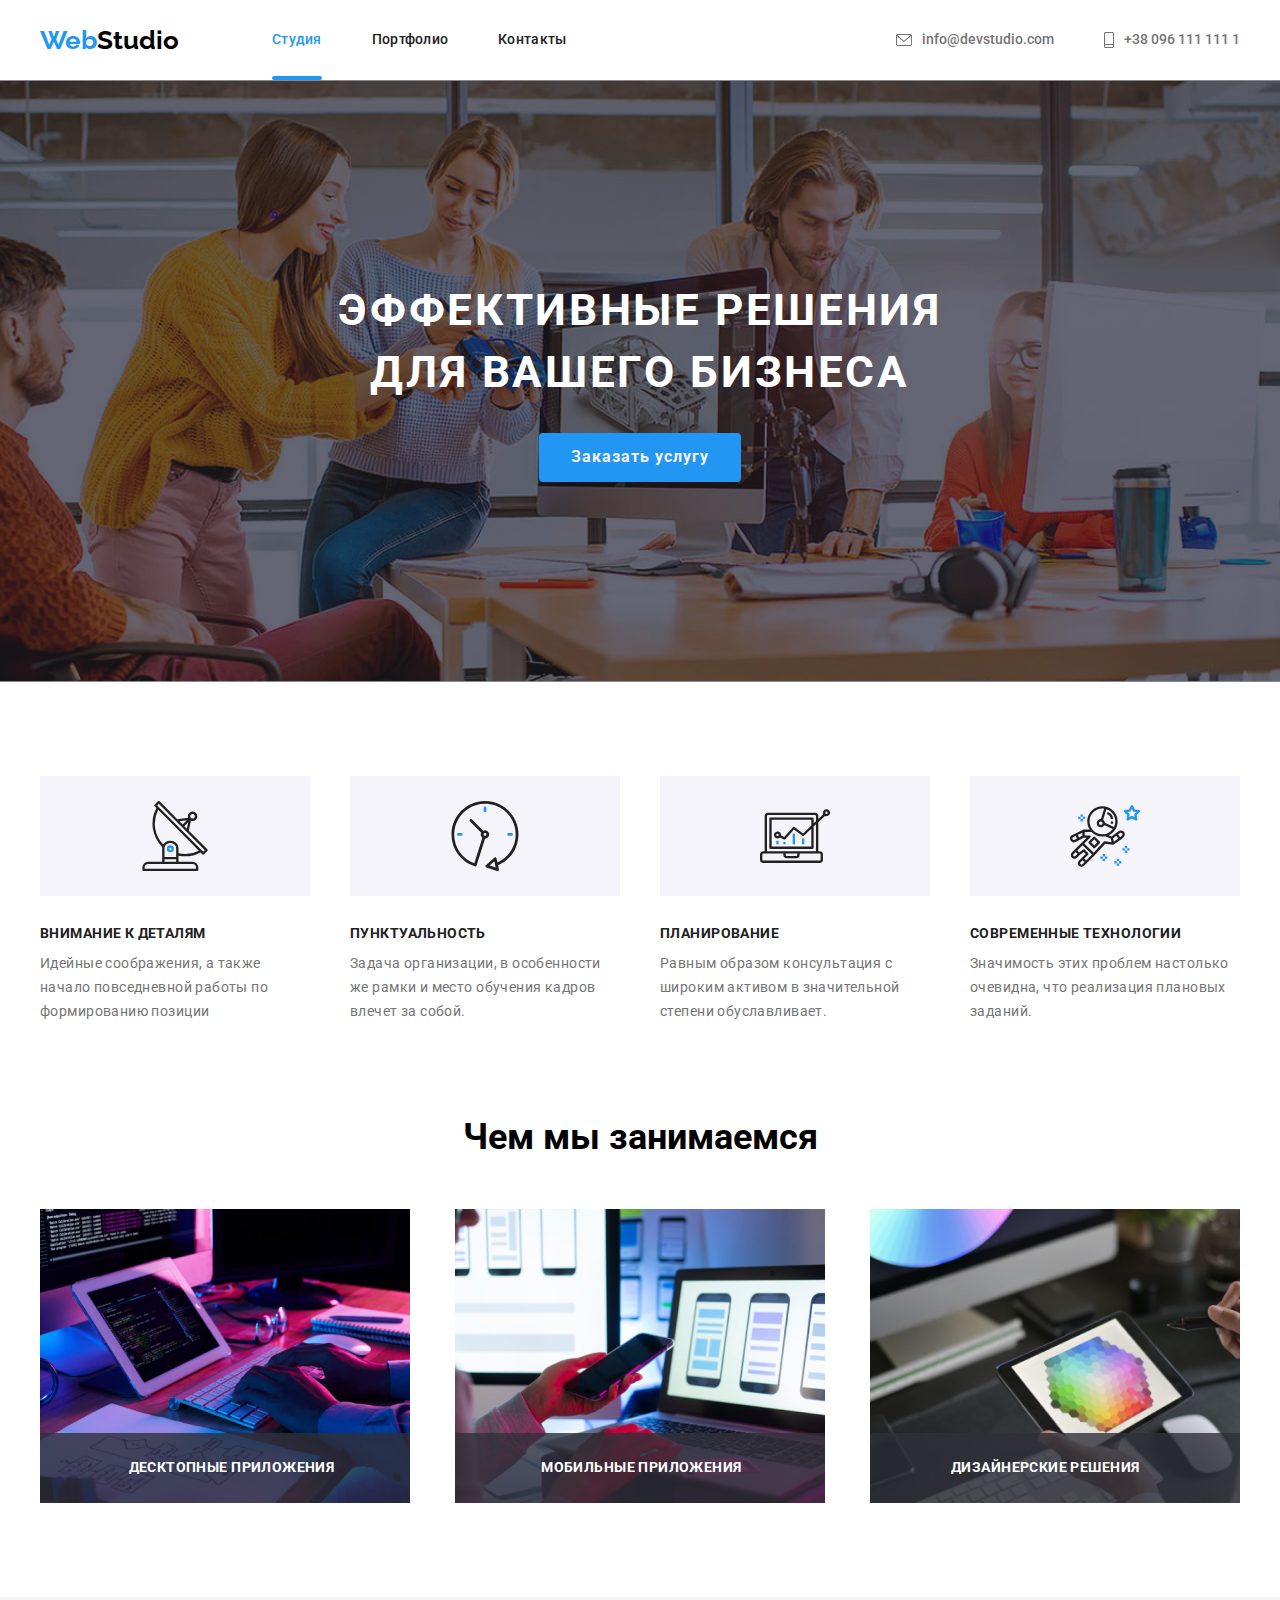
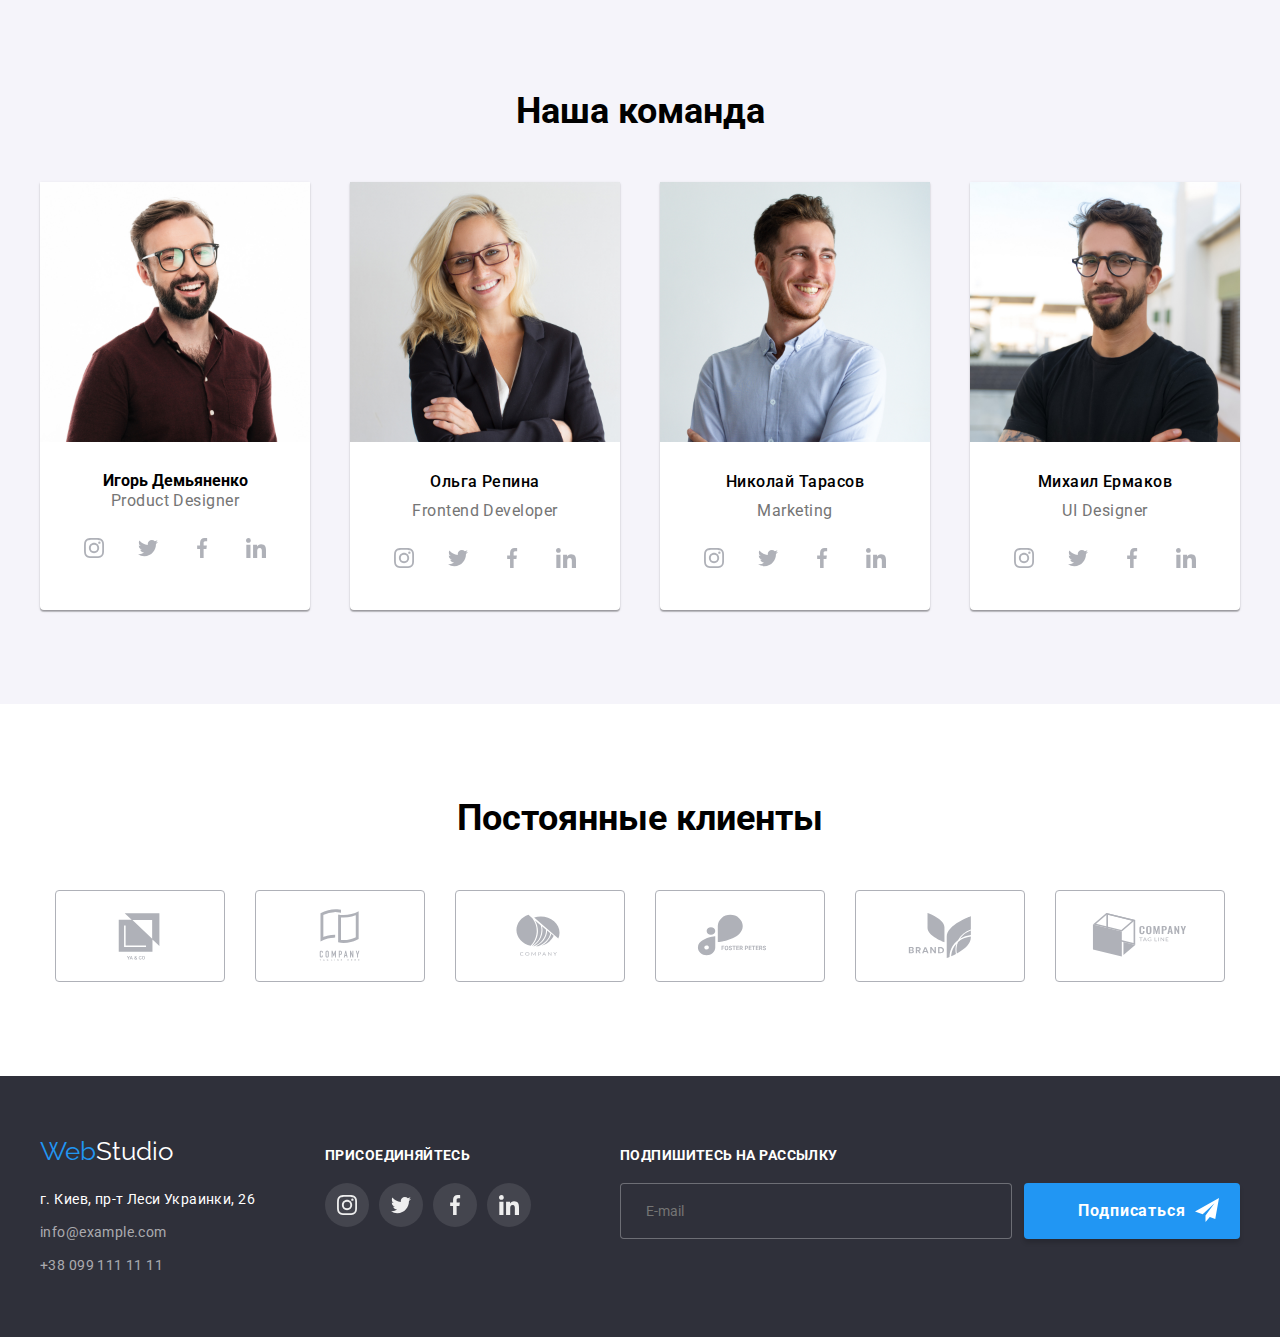
<file: index.html>
<!DOCTYPE html>
<html lang="ru">
<head>
  <meta charset="UTF-8">
  <meta http-equiv="X-UA-Compatible" content="IE=edge">
  <meta name="viewport" content="width=device-width, initial-scale=1.0">
 <title>WebStudio</title>
 <link href="https://fonts.googleapis.com/css2?family=Raleway:wght@700&family=Roboto:wght@400;500;700;900&display=swap" rel="stylesheet"> 
 <link rel="stylesheet" href="https://cdnjs.cloudflare.com/ajax/libs/modern-normalize/1.1.0/modern-normalize.min.css">
<link rel="stylesheet" href="./css/main.min.css"/>
 </head>

<body>

<!--- Шапка сайта -->
 
  <header>
    <div  class="container page-header">
    <nav class="page-header__site-nav">
      <a href="./index.html" class="page-header__logo page-header__logos" lang="en" style= "color: #2196F3;">Web<span class="logo-second logos">Studio</span></a>
      <ul class="nav">
            <li class="page-header__item">
              <a href="./studio.tml" class="page-header__item--link  page-header__item--current" style= "color: #2196F3;">Студия</a>
            </li>
            <li class="page-header__item">
              <a href="./portfolio.html" class="page-header__item--link">Портфолио</a>
            </li>
            <li class="page-header__item">
              <a href="" class="page-header__item--link">Контакты</a>
            </li>
          </ul>
      </nav>
      
        <ul class="page-header__contact-nav">
        <li>
           <a class="page-header__communication" href="mailto:info@devstudio.com" > 
              <svg class="page-header__icon-mail" width = "16" height = "12" >
            <use href="./images/icons.svg#envelope"></use>
          </svg>info@devstudio.com</a>
        </li>
       <li>
          <a class="page-header__communication"   href="tel:+380961111111" ><svg class="page-header__icon-item" width = "10" height = "16">
            <use href="./images/icons.svg#smartfone"></use></svg>+38 096 111 111 1 </a>
          </li>
         </ul>
        </div>
      
  </header>
 <main>


<section class="hero">
  <div class="container">
  <h1 class="hero__hero-title">Эффективные решения  для вашего бизнеса</h1>
 <button type="button" class="hero__button-header" data-modal-open>Заказать услугу</button>
</div>
</section>

<!-- характеристики -->

<section class="section">
  <div class="container">
<h2 class="section__visually-hidden"> Характеристики </h2>
   <ul class="section__featurest-list">
   <li class="section__item ">
     <div class=" section__rectangia ">
    <svg  width = "70" height = "70">
      <use href="./images/icons.svg#antenna"></use>
    </svg>
  </div>
    <h3 class="section__section-title"> Внимание к деталям </h3>
     <p class="section__feature-text"> Идейные соображения, а также начало повседневной работы по формированию позиции</p>
  </li>
  <li class="section__item">
    <div class=" section__rectangia ">
    <svg  width = "70" height = "70">
      <use href="./images/icons.svg#clock"></use>
    </svg>
    </div>
    <h3 class="section__section-title">Пунктуальность</h3>
    <p class="section__feature-text"> Задача организации, в особенности же рамки и место обучения кадров влечет за собой. </p>
  </li>
  
  <li class="sectoin__item">
    <div class=" section__rectangia ">
    <svg  width = "70" height = "70">
      <use href="./images/icons.svg#diagram"></use>
    </svg>
    </div>
    <h3 class="section__section-title">Планирование</h3>
     <p class="section__feature-text"> Равным образом консультация с широким активом в значительной степени обуславливает.</p>
  </li>
 <li class="section__item">
  <div class="section__rectangia">
  <svg  width = "70" height = "70">
    <use href="./images/icons.svg#astronaut"></use>
  </svg>
  </div>
      <h3 class="section__section-title">Современные технологии</h3>
      <p class="section__feature-text">Значимость этих проблем настолько очевидна, что реализация плановых заданий.</p>
</li>
  </ul>
</div>
</section>
 
<!-- Деятельность -->
<section class="section-box">
  <div class="container">
 <h2 class="section-box__box-header"> Чем мы занимаемся</h2>
  <ul class="section-box__box-img">
   <li class="section-box__item">
     <div class="section-box__label">
     <img src="./images/img(3).png" alt="Набор кода в программе" width="370">
    <h3 class="section-box__name-label">Десктопные приложения</h3>
</div>
</li>
<li class="section-box__item">
  <div class="section-box__label">
  <img src="./images/img(4).png" alt="Процесс работы телефон с компьютером" width="370">
  <h3 class="section-box__name-label"> Мобильные приложения</h3>
</div>
</li>
  <li class="section-box__item">
    <div class="section-box__label">
    <img src="./images/img(5).png" alt="Работа с графикой" width="370"> 
    <h3 class="section-box__name-label">Дизайнерские решения</h3>
  </div>
</li>
</ul>
</div>
</section>

  <!-- Команда -->

  <section class="section cooper">
    <div class="container">
    <h2 class="section__team-header"> Наша команда </h2>
<ul class="section__team-card">
    <li class="section__worker"> <img src="./images/demynenko.jpg" alt="Фото Демьяненко" width="270">
    <div class="section--team">
    <h3 class="sectoin--text">Игорь Демьяненко</h3> 
    <p class="section--srift"> Product Designer</p>
     <ul class="section__socials">
       <li class="section__socials-item">
         <a class="section__socials-link" href="">
      <svg class="section--socials-icon"  width="20" height="20" >
        <use href="./images/icons.svg#instagram" width = "20px" height = "20px"></use>
      </svg>
    </a>
    </li>
    <li class="section__socials-item">
      <a class="section__socials-link" href="">
      <svg class="section--socials-icon"  width="20" height="20">
        <use href="./images/icons.svg#twitter"></use>
      </svg>
      </a>
    </li>
    <li class="section__socials-item">
      <a class="section__socials-link" href="">
      <svg class="section--socials-icon"  width="20" height="20">
        <use href="./images/icons.svg#facebook"></use>
      </svg>
    </a>
    </li>
    <li class="section__socials-item">
      <a class="section__socials-link" href="">
      <svg class="section--socials-icon"  width="20" height="20">
        <use href="./images/icons.svg#linkedin"></use>
      </svg>
      </a>
    </li>
    </ul>
</div>
  </li>
  <li class="section__worker"> <img  src="./images/repina.jpg" alt="Фото Репина" width="270">
      <div class="section--team">
    <h3 class="section--text"> Ольга Репина </h3> 
     <p class="section--srift">Frontend Developer </p> 
     <ul class="section__socials">
      <li class="section__socials-item">
        <a class="section__socials-link" href="">
     <svg class="section--socials-icon"  width="20" height="20" >
       <use href="./images/icons.svg#instagram" width = "20px" height = "20px"></use>
     </svg>
   </a>
   </li>
   <li class="section__socials-item">
     <a class="section__socials-link" href="">
     <svg class="section--socials-icon"  width="20" height="20">
       <use href="./images/icons.svg#twitter"></use>
     </svg>
     </a>
   </li>
   <li class="section__socials-item">
     <a class="section__socials-link" href="">
     <svg class="section--socials-icon"  width="20" height="20">
       <use href="./images/icons.svg#facebook"></use>
     </svg>
   </a>
   </li>
   <li class="section__socials-item">
     <a class="section__socials-link" href="">
     <svg class="section--socials-icon"  width="20" height="20">
       <use href="./images/icons.svg#linkedin"></use>
     </svg>
     </a>
   </li>
   </ul>
    </div>
  </li>
    <li class="section__worker"> <img src="./images/tarasov.jpg" alt="Фото Тарасов" width="270">
      <div class="section--team">
     <h3 class="section--text"> Николай Тарасов </h3> 
     <p class="section--srift"> Marketing </p>
     <ul class="section__socials">
      <li class="section__socials-item">
        <a class="section__socials-link" href="">
     <svg class="section--socials-icon"  width="20" height="20" >
       <use href="./images/icons.svg#instagram" width = "20px" height = "20px"></use>
     </svg>
   </a>
   </li>
   <li class="section__socials-item">
     <a class="section__socials-link" href="">
     <svg class="section--socials-icon"  width="20" height="20">
       <use href="./images/icons.svg#twitter"></use>
     </svg>
     </a>
   </li>
   <li class="section__socials-item">
     <a class="section__socials-link" href="">
     <svg class="section--socials-icon"  width="20" height="20">
       <use href="./images/icons.svg#facebook"></use>
     </svg>
   </a>
   </li>
   <li class="section__socials-item">
     <a class="section__socials-link" href="">
     <svg class="section--socials-icon"  width="20" height="20">
       <use href="./images/icons.svg#linkedin"></use>
     </svg>
     </a>
   </li>
   </ul>
    </div>
   </li>
    <li class="section__worker"> <img src="./images/ermakov.jpg" alt="Фото Ермаков" width="270">
      <div class="section--team">
      <h3 class="section--text"> Михаил Ермаков </h3> 
     <p class="section--srift"> UI Designer </p> 
     <ul class="section__socials">
      <li class="section__socials-item">
        <a class="section__socials-link" href="">
     <svg class="section--socials-icon"  width="20" height="20" >
       <use href="./images/icons.svg#instagram" width = "20px" height = "20px"></use>
     </svg>
   </a>
   </li>
   <li class="section__socials-item">
     <a class="section__socials-link" href="">
     <svg class="section--socials-icon"  width="20" height="20">
       <use href="./images/icons.svg#twitter"></use>
     </svg>
     </a>
   </li>
   <li class="section__socials-item">
     <a class="section__socials-link" href="">
     <svg class="section--socials-icon"  width="20" height="20">
       <use href="./images/icons.svg#facebook"></use>
     </svg>
   </a>
   </li>
   <li class="section__socials-item">
     <a class="section__socials-link" href="">
     <svg class="section--socials-icon"  width="20" height="20">
       <use href="./images/icons.svg#linkedin"></use>
     </svg>
     </a>
   </li>
   </ul>
      </div>
    </li>
  </ul>
</div>
</section>

<section class="section">
<div class="container">
<h2 class="section__team-header"> Постоянные клиенты </h2>
<ul class="section__constanta">
  <li class="section--client-item">
    <a class="section__client" href="">
      <svg class="section--client-icon" width="106" height="60" >
        <use href="./images/icons.svg#Logo6">
      </use>
      </svg>
    </a>
  </li>
  <li class="section--client-item">
    <a class="section__client"  href="">
      <svg class="section--client-icon" width="106" height="60">
        <use href="./images/icons.svg#Logo4">
      </use>
      </svg>
    </a>
  </li>
  <li class="section--client-item">
    <a class="section__client" href="">
      <svg class="section--client-icon" width="106" height="60" >
        <use href="./images/icons.svg#Logo3">
      </use>
      </svg>
    </a>
  </li>
  <li class="section--client-item">
    <a class="section__client"  href="">
      <svg class="section--client-icon" width="106" height="60" >
        <use href="./images/icons.svg#Logo2">
      </use>
      </svg>
    </a>
  </li>
  <li class="section--client-item">
    <a class="section__client"  href="">
      <svg class="section--client-icon" width="106" height="60">
        <use href="./images/icons.svg#Logo1">
      </use>
      </svg>
    </a>
  </li>
  <li class="section--client-item">
    <a class="section__client"  href="">
      <svg class="section--client-icon" width="106" height="60">
        <use href="./images/icons.svg#Logo">
      </use>
      </svg>
    </a>
  </li>
</ul>
</div>
</section>
</main>

<div class="backdrop  is-hidden" data-modal>
<div class="modal">
  <button class="modal__vector-modal" name="button" data-modal-close>
    <svg  class="modal__vector-icon" width = "11" height = "11"  >
      <use href="./images/symbol-defs.svg#Vector2"></use>
    </svg>
   </button>
  <p class="modal__form-hd">Оставьте свои данные,мы вам перезвоним</p>
    <form>
      <div class="modal--form-field">
      <label for="name">Имя</label>
     <svg class="modal--icon-form"   width = "12" height = "12" >
        <use href="./images/icons.svg#Name"></use>
      </svg>
      <input type="text" class="modal__otstyp" name="name" id="name" autofocus />  
     </div>
    <div class="modal--form-field">
    <label for="tel">Телефон</label>
    <svg class="modal--icon-form"   width = "13" height = "13" >
      <use  href="./images/icons.svg#tel"></use>
    </svg>
   <input type="tel" class="modal__otstyp" name="tel" id="tel"  />
</div>
   <div class="modal--form-mail">
    <label for="email">Почта</label>
    <svg class="modal--icon-form"   width = "15" height = "12">
      <use href="./images/icons.svg#email"></use>
    </svg>
    <input type="email"  class="modal__otstyp"  name="email" id="email"  />
   </div>
   
   <div class="modal__com-field">
    <label for="comment">Комментарий</label>
   <textarea class="modal__com-field--comment"   name="comment" id="comment"   placeholder="Введите текст"></textarea>
   </div>
   <div class="modal__chek-container">
   <label class="modal__chek-container--chek">
   <input type="checkbox" class="modal__chek-container--checkbox" name="comment" value="" />
   <span class="modal__chek-container--icon-chek"> </span>
  </label>
  <div>
  <span class="modal__chek-container--name-chek">Соглашаюсь с рассылкой и принимаю <span class="modal__chek-container--sogl" style ="color: #2196f3"> Условия договора</span></span>
</div>
</div>
<div class="modal__but-centre">
   <button  class="modal__but-modal" type="submit">Отправить</button>
 </div>
    </form>
  </div>
  </div>

<footer>
  <div class="footer">
       <div class="container  footer-container">
      <div class="footer-container__podval">
     <a href="./index.html" class="footer-container__logo footer-container_logos" lang="en" style="color: #2196F3;">Web<span class="footer-container_logo-second  name  logos">Studio</span></a>
      <address>
       <ul class="footer-container__contact">
      <li > <a class="footer-container__litter-contact  map" href="https://www.google.com/maps/place/%D0%B1%D1%83%D0%BB.+%D0%9B%D0%B5%D1%81%D0%B8+%D0%A3%D0%BA%D1%80%D0%B0%D0%B8%D0%BD%D0%BA%D0%B8,+26,+%D0%9A%D0%B8%D0%B5%D0%B2,+02000/@50.4265807,30.5361971,17z/data=!3m1!4b1!4m5!3m4!1s0x40d4cf0e033ecbe9:0x57a4dffefec77da0!8m2!3d50.4265807!4d30.5383858">г. Киев, пр-т Леси Украинки, 26</a></li>
      <li > <a class="footer-container__litter-contact  time" href="mailto:info@example.com"> info@example.com </a></li>
      <li > <a class="footer-container__point" href="tel:+380991111111"> +38 099 111 11 11 </a></li>
</ul>
</address>
</div>

<div class="footer-container__all-vector">
 <p class="footer-container__vector">присоединяйтесь</p>
   
  <ul class="section__socials">
    <li class="section__socials-item">
      <a class="footer-container__socials-footer" href="">
   <svg class="footer-container__icon-footer"  width="20" height="20" >
     <use href="./images/icons.svg#instagram" width = "20" height = "20"></use>
   </svg>
 </a>
 </li>
 <li class="section__socials-item">
   <a class="footer-container__socials-footer" href="">
   <svg class="footer-container__icon-footer"  width="20" height="20">
     <use href="./images/icons.svg#twitter"></use>
   </svg>
   </a>
 </li>
 <li class="section__socials-item">
   <a class="footer-container__socials-footer" href="">
   <svg class="footer-container__icon-footer"  width="20" height="20">
     <use href="./images/icons.svg#facebook"></use>
   </svg>
 </a>
 </li>
 <li class="section__socials-item">
   <a class="footer-container__socials-footer" href="">
   <svg class="footer-container__icon-footer"  width="20" height="20">
     <use href="./images/icons.svg#linkedin"></use>
   </svg>
   </a>
 </li>
 </ul>
</div>

<form class="footer-container__form-container" >
<p class="footer-container__from-name">Подпишитесь на рассылку</p>
  <div class="footer-container__all-form">
 <input type="email" class="footer-container__from-input"  name="mail" placeholder="   E-mail  " />   
<div class="footer-container__centre-btn">
  <button class="footer-container__form-btn" type="submit">Подписаться
    <svg  class="footer-container__icon-btn" width="24"  height="24">
      <use   href="./images/telegram.svg#telegram"></use>
    </svg>
  </button>
</div>
</div>
</form>
</div>
</div>
</footer>
<script src="./js/modal.js"></script>
</body>
</html>
</file>
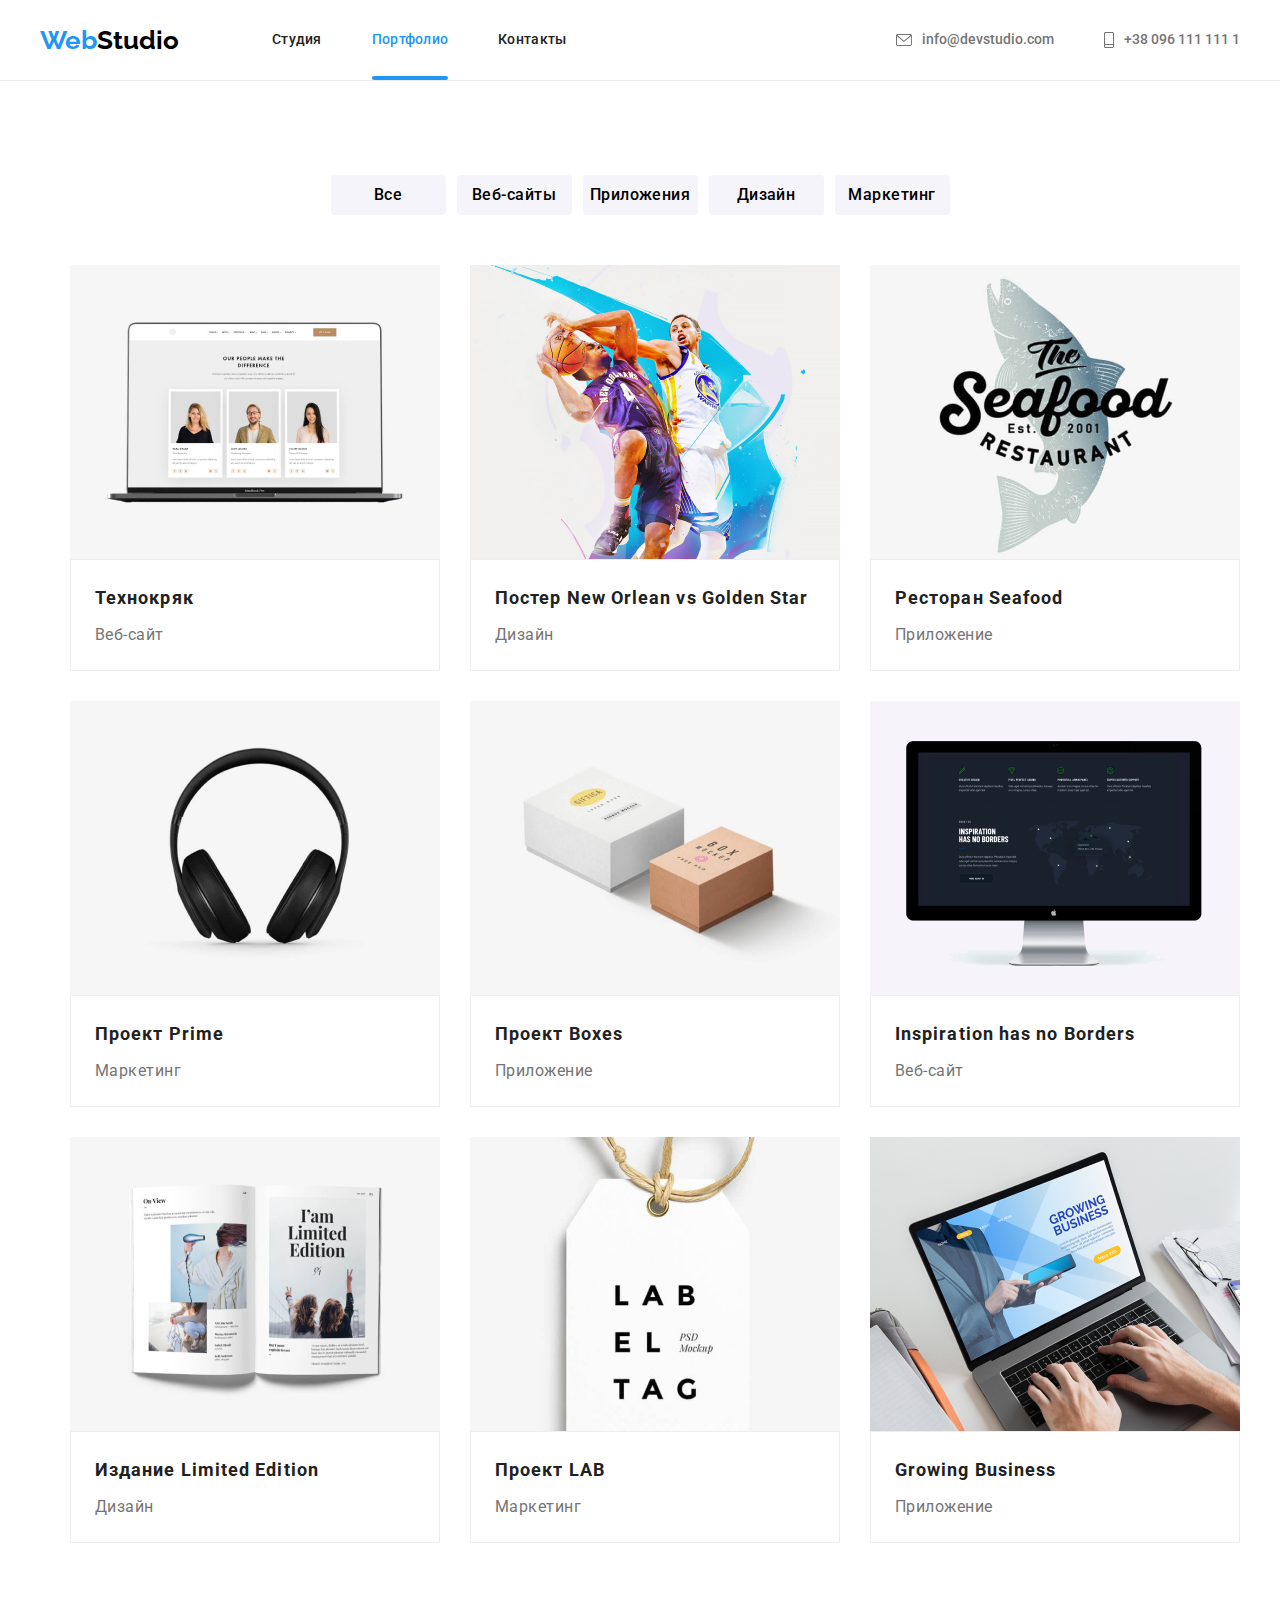
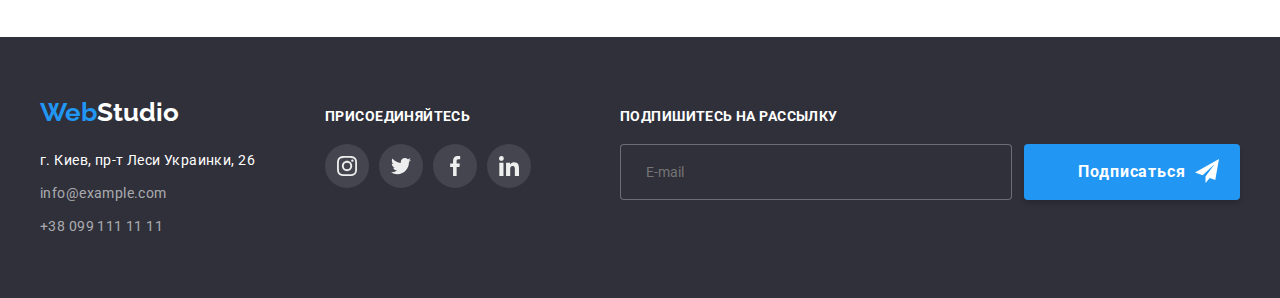
<file: portfolio.html>
<!DOCTYPE html>
<html lang="ru">
<head>
  <meta charset="UTF-8">
  <meta http-equiv="X-UA-Compatible" content="IE=edge">
  <meta name="viewport" content="width=device-width, initial-scale=1.0">
 <title>WebStudio</title>
 <link href="https://fonts.googleapis.com/css2?family=Raleway:wght@700&family=Roboto:wght@400;500;700;900&display=swap" rel="stylesheet"> 
 <link rel="stylesheet" href="https://cdnjs.cloudflare.com/ajax/libs/modern-normalize/1.1.0/modern-normalize.min.css">
 <link rel="stylesheet" href="./css/main.min.css"/>
</head>

<body>
       
  <header class="header-por">
  <div class="container page-header " >
  <nav class="page-header__site-nav">
      <a href="./index.html" class="page-header__logo  page-header__logos" lang="en" style= "color: #2196F3;" >Web<span class="logo-second  logos">Studio</span></a>
      <ul class="nav">
            <li class="page-header__item"><a href="./index.html" class="page-header__item--link">Студия</a></li>
            <li class="page-header__item"><a href="./portfolio.html" class="page-header__item--link  page-header__item--current"  style= "color: #2196F3;">Портфолио</a></li>
            <li class="page-header__item"><a href="" class="page-header__item--link">Контакты</a></li>
          </ul>
        </nav>
        <ul class="page-header__contact-nav  link-van">
          <li class="page-header__item">
            <a href="mailto:info@devstudio.com" class="page-header__communication"><svg class="page-header__icon-mail" width = "16" height = "12" >
            <use href="./images/icons.svg#envelope"></use>
          </svg>info@devstudio.com</a></li>
          <li  class="page-header__item">
            <a href="tel:+380961111111" class="page-header__communication"><svg class="page-header__icon-item" width = "10" height = "16" >
            <use href="./images/icons.svg#smartfone"></use></svg>+38 096 111 111 1</a></li>
         </ul>
  </div>
      </header>


 <main> 
   <section class="section">
  <div class="container">
<h1  class="section__visually-hidden" >Портфолио</h1>
<div class="section__filter-nav">
<button type="button" class="section__filter-nav--filter  section__filter-nav--but-shadow">Все</button>
<button type="button" class="section__filter-nav--filter  section__filter-nav--but-shadow" >Веб-сайты</button>
<button type="button" class="section__filter-nav--filter  section__filter-nav--but-shadow">Приложения</button>
<button type="button" class="section__filter-nav--filter  section__filter-nav--but-shadow">Дизайн</button>
<button type="button" class="section__filter-nav--filter  section__filter-nav--but-shadow" >Маркетинг</button>
</div>


<ul class="section__portfolio">
  
  <li class="section__element ">  
    <a class="section__span-shadow" href="">
      <div class="section__overlay">
   <img  src="./images/texno.png" alt="Технокряк" width="370">
  <div class="section--overlay-card">
   <p class="section__overlay-text">Ресурс предлагает комплексные предложения с разным уровнем функционала и сервисов.
    Все это позволит посетителю получить исчерпывающие сведения о компании или частном лице.</p>
  </div>
</div>
<div class="section--box-bottom">
  <h2 class="section--title">Технокряк</h2>
   <p class="section--project">Веб-сайт</p>
  </div>
  </a>
</li>



<li class="section__element">
  <a class="section__span-shadow" href="">
  <div class="section__overlay">
      <img src="./images/постер.png" alt="Постер New Orlean vs Golden Star" width="370">
  <div class="section--overlay-card">
    <p class="section__overlay-text">Ресурс предлагает комплексные предложения с разным уровнем функционала и сервисов.
     Все это позволит посетителю получить исчерпывающие сведения о компании или частном лице.</p>
   </div>
 </div>
  <div class="section--box-bottom">
  <h2 class="section--title">Постер New Orlean vs Golden Star</h2>
  <p class="section--project">Дизайн</p>
  </div>
</a>
</li>


<li class="section__element">
  <a class="section__span-shadow" href="">
    <div class="section__overlay">
<img src="./images/ресторан.png" alt="Ресторан Seafood" width="370">
<div class="section--overlay-card">
  <p class="section__overlay-text">Ресурс предлагает комплексные предложения с разным уровнем функционала и сервисов.
   Все это позволит посетителю получить исчерпывающие сведения о компании или частном лице.</p>
 </div>
</div>
<div class="section--box-bottom">
<h2 class="section--title">Ресторан Seafood</h2>
<p class="section--project">Приложение</p>
</div>
</a>
</li>


<li class="section__element">
  <a class="section__span-shadow" href="">
  <div class="section__overlay">
<img src="images/наушники.png" alt="Наушники" width="370">
  <div class="section--overlay-card">
    <p class="section__overlay-text">Ресурс предлагает комплексные предложения с разным уровнем функционала и сервисов.
     Все это позволит посетителю получить исчерпывающие сведения о компании или частном лице.</p>
   </div>
  </div>
  <div class="section--box-bottom">
<h2 class="section--title"> Проект Prime</h2>
  <p class="section--project">Маркетинг</p>
</div>
</a>
</li>


  <li class="section__element">
    <a  class="section__span-shadow" href="">
      <div class="section__overlay">
<img src="./images/проект.png" alt="Проект" width="370">
<div class="section--overlay-card">
  <p class="section__overlay-text">Ресурс предлагает комплексные предложения с разным уровнем функционала и сервисов.
   Все это позволит посетителю получить исчерпывающие сведения о компании или частном лице.</p>
 </div>
</div>
  <div class="section--box-bottom">
  <h2 class="section--title">Проект Boxes</h2>
  <p class="section--project">Приложение</p>
</div>
    </a>
</li>

<li class="section__element">
  <a class="section__span-shadow" href="">
  <div class="section__overlay">
  <img src="./images/inspiration.png" alt="Монитор" width="370">
 <div class="section--overlay-card">
  <p class="section__overlay-text">Ресурс предлагает комплексные предложения с разным уровнем функционала и сервисов.
   Все это позволит посетителю получить исчерпывающие сведения о компании или частном лице.</p>
 </div>
</div>
    <div class="section--box-bottom">
    <h2 class="section--title">Inspiration has no Borders</h2>
    <p class="section--project">Веб-сайт</p>
</div>
  </a>
</li>

  <li class="section__element">
    <a class="section__span-shadow" href="">
    <div class="section__overlay">
    <img src="./images/издание.png" alt="Журнал" width="370">
    <div class="section--overlay-card">
      <p class="section__overlay-text">Ресурс предлагает комплексные предложения с разным уровнем функционала и сервисов.
       Все это позволит посетителю получить исчерпывающие сведения о компании или частном лице.</p>
     </div>
    </div>
      <div class="section--box-bottom">
      <h2 class="section--title">Издание Limited Edition</h2>
      <p class="section--project">Дизайн</p>
  </div>
    </a>
  </li>

    <li class="section__element">
      <a class="section__span-shadow" href="">
      <div class="section__overlay">
      <img src="./images/LabelTag.png" alt="Этикетка" width="370">
      <div class="section--overlay-card">
        <p class="section__overlay-text">Ресурс предлагает комплексные предложения с разным уровнем функционала и сервисов.
         Все это позволит посетителю получить исчерпывающие сведения о компании или частном лице.</p>
       </div>
      </div>
        <div class="section--box-bottom">
        <h2 class="section--title">Проект LAB</h2>
        <p class="section--project">Маркетинг</p>
    </div>
      </a>
      </li>

      <li class="section__element">
        <a class="section__span-shadow" href="">
        <div class="section__overlay">
        <img src="./images/growing.png" alt="Набор текста" width="370">
      <div class="section--overlay-card">
        <p class="section__overlay-text">Ресурс предлагает комплексные предложения с разным уровнем функционала и сервисов.
         Все это позволит посетителю получить исчерпывающие сведения о компании или частном лице.</p>
       </div>
      </div>
          <div class="section--box-bottom">
          <h2 class="section--title">Growing Business</h2>
          <p class="section--project">Приложение</p>
      </div>
        </a>
      </li>
</ul>
</div> 
</section>
</main>

 <footer>

  <div class="footer">
    <div class="container  footer-container">
      <div class="footer-container__podval">
    <a href="./index.html" class="footer-container__logo footer-container__logos" lang="en" style="color: #2196F3;">Web<span class="footee-container__logo-second name  logos">Studio</span></a>
      <address>
        <ul class="footer-container__contact">
        <li> <a class="footer-container__litter-contact map" href="https://www.google.com/maps/place/%D0%B1%D1%83%D0%BB.+%D0%9B%D0%B5%D1%81%D0%B8+%D0%A3%D0%BA%D1%80%D0%B0%D0%B8%D0%BD%D0%BA%D0%B8,+26,+%D0%9A%D0%B8%D0%B5%D0%B2,+02000/@50.4265807,30.5361971,17z/data=!3m1!4b1!4m5!3m4!1s0x40d4cf0e033ecbe9:0x57a4dffefec77da0!8m2!3d50.4265807!4d30.5383858">г. Киев, пр-т Леси Украинки, 26</a></li>
      <li><a class="footer-container__litter-contact time" href="mailto:info@example.com"> info@example.com </a></li>
      <li ><a class="footer-container__point" href="tel:+380991111111"> +38 099 111 11 11 </a></li>
      </ul>
    </address>
  </div>
  <div class="footer-container__all-vector">
    <p class="footer-container__vector">присоединяйтесь</p>
      
     <ul class="section__socials">
       <li class="section__socials-item">
         <a class="footer-container__socials-footer" href="">
      <svg class="footer-container__icon-footer"  width="20" height="20" >
        <use href="./images/icons.svg#instagram" width = "20" height = "20"></use>
      </svg>
    </a>
    </li>
    <li class="section__socials-item">
      <a class="footer-container__socials-footer" href="">
      <svg class="footer-container__icon-footer"  width="20" height="20">
        <use href="./images/icons.svg#twitter"></use>
      </svg>
      </a>
    </li>
    <li class="section__socials-item">
      <a class="footer-container__socials-footer" href="">
      <svg class="footer-container__icon-footer"  width="20" height="20">
        <use href="./images/icons.svg#facebook"></use>
      </svg>
    </a>
    </li>
    <li class="section__socials-item">
      <a class="footer-container__socials-footer" href="">
      <svg class="footer-container__icon-footer"  width="20" height="20">
        <use href="./images/icons.svg#linkedin"></use>
      </svg>
      </a>
    </li>
    </ul>
   </div>
 

<form class="footer-container__cont-form">
  <p class="footer-container__from-name">Подпишитесь на рассылку</p>
    <div class="footer-container__all-form">
   <input type="email" class="footer-container__from-input"  name="mail" placeholder="   E-mail  " /> 
    <button class="footer-container__form-btn" type="submit">Подписаться
      <svg  class="footer-container__icon-btn" width="24"  height="24">
        <use   href="./images/telegram.svg#telegram"></use>
      </svg>
    </button>
  </div>
</form>
    </div>
    </div>
  </footer>

</body>

</html>
</file>
<file: css/main.min.css>
:root{--primary-text-color: #212121;--title-text-color:#757575;--accent-color: #2196f3;--primary-bg-color:#F5F4FA}.section__visually-hidden{position:absolute;width:1px;height:1px;margin:-1px;padding:0;overflow:hidden;border:0;clip:rect(0 0 0 0)}h1,h2,h3,h4,h5,h6,p{margin:0px;padding:0px}.list{list-style:none;padding-left:0;margin:0}ul{list-style:none;margin:0;padding:0}.backdrop.is-hidden{opacity:0;pointer-events:none;visibility:hidden}.textarea{resize:none}.name{color:#FFFFFF;margin-top:0px;margin-bottom:0px}a{text-decoration:none}body{font-family:Roboto,sans-serif;font-size:14px;background-color:var(--primary-text-color--);color:var(--primary-bg-color--)}*,*::before,*::after{box-sizing:inherit}.container{width:1200px;padding-left:15px;padding-right:15px;margin-left:auto;margin-right:auto}img{display:block;max-width:100%;height:auto}.footer{padding:60px 0 60px 0;background-color:#2F303A}.time{border-top:9px;color:rgba(255,255,255,0.6)}.map{color:#FFFFFF}.header-por{border-bottom:1px solid #ECECEC}.nav{display:flex;margin-left:93px}.color{color:#2196f3}.footer-container__podval{display:block}.footer-container__contact{margin-top:20px;margin-bottom:0px}.cooper{background-color:#F5F4FA}.but{justify-content:center;display:flex;align-items:center;margin-top:30px;margin-bottom:0}.hero .hero_button-header{margin-top:30px;font-weight:bold;padding:10px 32px;font-size:16px;letter-spacing:0.06em;border-radius:4px;line-height:1.8;color:var(--primary-bg-color);background-color:var(--accent-color);border:none}.hero_button-header:hover,.hero_button-header:focus{cursor:pointer}.page-header{display:flex}.page-header__site-nav{display:flex;align-items:center}.page-header__site-nav .page-header__item+.page-header__item{margin-left:50px}.page-header__item--link{position:relative}.page-header__site-nav .page-header__item--link{display:block;padding-top:32px;padding-bottom:32px;font-family:Roboto, sans-serif;font-weight:500;font-size:14px;line-height:1.14;letter-spacing:0.02em;color:var(--primary-text-color);transition-property:color;transition-duration:250ms;transition-timing-function:cubic-bezier(0.4, 0, 0.2, 1);text-decoration:none}.page-header__site-nav .page-header__item--link:hover,.page-header__site-nav .page-header__item--link:focus{color:var(--accent-color)}.page-header__logo{font-family:"Raleway", sans-serif;font-size:26px;line-height:1.19;text-decoration:none;margin-bottom:0px}.page-header__logos{font-size:26px;font-weight:bold;font-family:"Raleway", sans-serif}.page-header__communication{display:flex;line-height:1.14;padding-top:32px;padding-bottom:32px;color:var(--title-text-color);transition-property:color;transition-duration:250ms;transition-timing-function:cubic-bezier(0.4, 0, 0.2, 1);text-decoration:none}.page-header__contact-nav{display:inline-flex;margin-left:auto;font-family:Roboto, sans-serif;font-weight:500;line-height:1.14}.page-header__icon-item{fill:#757575;margin-right:10px;margin-left:50px}.page-header__icon-mail{margin-right:10px;fill:#757575;align-self:center}.page-header__communication:hover .page-header__icon-mail,.page-header__communication:focus .page-header__icon-mail{fill:#2196F3}.page-header__communication:hover .page-header__icon-item,.page-header__communication:focus .page-header__icon-item{fill:#2196F3}.page-header__communication:hover,.page-header__communication:focus{color:var(--accent-color)}.page-header__item--current::after{position:absolute;content:'';bottom:0;left:0;display:block;width:100%;height:4px;background-color:#2196F3;border-radius:2px}.logo-second{color:black;font-weight:bold}.hero{max-width:1600px;text-align:center;padding:200px 0 200px 0;margin:0 auto;background-repeat:no-repeat;background-position:center;background-color:#C4C4C4;background-image:linear-gradient(to bottom, rgba(47,48,58,0.4), rgba(47,48,58,0.4)),url(../images/hero.jpg)}.hero__hero-title{width:696px;margin:0 auto;text-align:center;font-size:44px;line-height:1.4;color:#FFFFFF;text-transform:uppercase;letter-spacing:0.06em}.hero__button-header{margin-top:30px;font-weight:bold;padding:10px 32px;font-size:16px;letter-spacing:0.06em;border-radius:4px;line-height:1.8;color:var(--primary-bg-color);background-color:var(--accent-color);border:none}.hero__button-header:hover,.hero__button-header:focus{cursor:pointer}.backdrop{z-index:10;position:fixed;top:0;left:0;width:100%;height:100%;background-color:rgba(0,0,0,0.2);opacity:1;transition:opacity 250ms cubic-bezier(0.4, 0, 0.2, 1)}.backdrop .is-hidden .modal{transform:translate(-50%, -50%) scale(0.9)}.section-box{padding-top:0px;padding-bottom:94px}.section-box__box-header{margin-top:0px;margin-bottom:50px;font-size:36px;line-height:1.16;text-align:center}.section-box__box-img{display:flex;justify-content:space-between}.section-box__box-img .section-box__item{width:370px;height:294px;left:215px}.section-box__label{position:relative}.section-box__label::before{content:'';position:absolute;display:inline-block;bottom:0;width:370px;height:70px;background-color:rgba(47,48,58,0.8);background-position:50% 100%}.section-box__name-label{position:absolute;top:85%;display:flex;transform:translateX(43%);color:#FFFFFF;text-transform:uppercase;letter-spacing:0.03em;font-size:14px}.section{padding-top:94px;padding-bottom:94px}.section__featurest-list .section_item+.section_item{margin-left:30px}.section__section-title{font-size:14px;margin-top:0;margin-bottom:10px;letter-spacing:0.03em;text-transform:uppercase;font-weight:bold;font-style:700;line-height:1.14;color:var(--primary-text-color)}.section__featurest-list{display:flex;justify-content:space-between}.section__rectangia{background-color:var(--primary-bg-color);width:270px;height:120px;display:flex;justify-content:center;align-items:center;padding:25 100 25 100;margin-bottom:30px}.section__feature-text{font-family:"Roboto", sans-serif;font-size:14px;font-style:400;letter-spacing:0.03em;line-height:1.7;width:270px;color:var(--title-text-color)}.modal{position:relative;top:50%;left:50%;padding:40px;height:501px;width:448px;background-color:#FFFFFF;transform:translate(-50%, -50%) scale(1);transition:transform 250ms cubic-bezier(0.4, 0, 0.2, 1)}.modal__vector-modal{position:absolute;box-sizing:border-box;display:flex;justify-content:center;align-items:center;margin-left:490px;margin-top:8px;margin-right:8px;top:0;right:0;width:30px;height:30px;background-color:#FFFFFF;border-radius:50%;border:1px solid rgba(0,0,0,0.1);cursor:pointer}.modal__vector-modal:hover,.modal__vector-modal:focus{fill:#2196f3;transition:fill 250ms cubic-bezier(0.4, 0, 0.2, 1)}.modal__vector-icon{align-content:center}.modal__form-hd{text-align:center;margin-bottom:12px;border-top:40px;height:23px;line-height:1.15;font-weight:bold;font-size:20px;letter-spacing:0.03em;color:#212121}.modal--form-field{position:relative;display:flex;flex-direction:column;margin-bottom:10px}.modal--form-mail{position:relative;display:flex;flex-direction:column;margin-bottom:10px}.modal--form-field label{width:41px;margin-bottom:4px;font-size:12px;cursor:pointer;letter-spacing:0.01em;color:#757575}.modal--form-field input{outline:transparent;margin:0;width:auto;height:40px;border-radius:4px;border:1px solid rgba(33,33,33,0.2)}.modal--form-mail label{width:25px;margin-bottom:4px;font-size:12px;letter-spacing:0.01em;color:#757575;cursor:pointer}.modal--form-mail input{outline:transparent;width:auto;height:40px;margin:0;border-radius:4px;border:1px solid rgba(33,33,33,0.2)}.modal--form-field input:focus,.modal--form-field input:hover{border:1px solid #2196f3;transition:border 250ms cubic-bezier(0.4, 0, 0.2, 1);cursor:pointer}.modal--form-field:focus-within,.modal--form-field:hover{fill:#2196f3;transition:border 250ms cubic-bezier(0.4, 0, 0.2, 1);cursor:pointer}.modal--form-mail input:focus,.modal--form-mail input:hover{border:1px solid #2196f3;transition:border 250ms cubic-bezier(0.4, 0, 0.2, 1);cursor:pointer}.modal--form-mail:focus-within,.modal--form-mail:hover{fill:#2196f3;transition:border 250ms cubic-bezier(0.4, 0, 0.2, 1);cursor:pointer}.modal__com-field textarea:focus-within,.modal__com-field textarea:hover{border:1px solid #2196f3;transition:border 250ms cubic-bezier(0.4, 0, 0.2, 1);cursor:pointer;outline:transparent}.modal__com-field{display:flex;flex-direction:column}.modal__com-field label{margin-top:0px;width:80px;margin-bottom:4px;font-size:12px;letter-spacing:0.01em;cursor:pointer;color:#757575}.modal__com-field--comment{height:88px;resize:none;padding:12px 16px;border:1px solid rgba(33,33,33,0.2);border-radius:4px}.modal__chek-container--checkbox{-webkit-appearance:none;position:absolute}.modal__chek-container--chek{display:inline-block}.modal__chek-container--icon-chek{display:inline-block;width:16px;height:15px;border:2px solid #212121;border-radius:4px;cursor:pointer;transform:translateY(-3px)}.modal__chek-container--checkbox:checked+.modal__chek-container--icon-chek{border-color:#2196f3;background-color:#2196f3;background-image:url("../images/check.svg");background-size:contain;background-position:center;background-origin:border-box}.modal__chek-container{display:flex;justify-content:center;margin-top:20px}.modal__chek-container--sogl{text-decoration:underline}.modal__chek-container--name-chek{display:block;margin-left:7px;color:#757575;font-size:14px;width:auto;height:24px;letter-spacing:0.03em}.modal__but-centre{justify-content:center;display:flex;transform:translateY(37%)}.modal__but-modal{box-shadow:0px 4px 4px 0px rgba(0,0,0,0.15);font-weight:bold;padding:10px 56px;font-size:16px;letter-spacing:0.06em;border-radius:4px;line-height:1.8;color:var(--primary-bg-color);background-color:var(--accent-color);border:none;cursor:pointer}.modal--icon-form{position:absolute;top:55%;left:14px;display:inline-block}.modal__otstyp{padding-left:35px}.section{padding-top:94px;padding-bottom:94px}.section__team-card{justify-content:space-between;display:flex;background-color:var(--primary-bg-color);margin-top:50px}.section--srift{color:var(--title-text-color);font-family:"Roboto" , sans-serif;font-style:normal;font-weight:normal;font-size:16px;line-height:19px;text-align:center;letter-spacing:0.03em;margin-bottom:16px}.section--team{padding-top:30px;padding-bottom:30px}.section--text{margin-bottom:10px;font-weight:500;font-size:16px;line-height:19px;text-align:center;letter-spacing:0.03em}.section__team-header{margin:0;font-size:36px;text-align:center}.section__worker{background:#FFFFFF;box-shadow:0px 1px 3px rgba(0,0,0,0.12),0px 1px 1px rgba(0,0,0,0.14),0px 2px 1px rgba(0,0,0,0.2);border-radius:0px 0px 4px 4px;text-align:center;width:270px;height:428px}.section{padding-top:94px;padding-bottom:94px}.section__socials-link{display:flex;justify-content:center;align-items:center;width:44px;height:44px;background-color:#FFFFFF;border-radius:50%;background-size:20px;background-position:center;transition-property:color;transition-duration:250ms;transition-timing-function:cubic-bezier(0.4, 0, 0.2, 1)}.section__socials-link:hover .section--socials-icon,.section__socials-link:focus .section--socials-icon{background-color:#2196f3;fill:#FFFFFF}.section__socials-link:hover,.section__socials-link:focus{background-color:#2196f3}.section--socials-icon{fill:#AFB1B8}.section__socials{display:flex;justify-content:center}.section__socials-item:not(:last-child){margin-right:10px}.section{padding-top:94px;padding-bottom:94px}.section__constanta{display:flex;justify-content:center;margin-top:50px}.section__client{display:flex;justify-content:center;align-items:center;width:170px;height:92px;background-color:#FFFFFF;border:1px solid #AFB1B8;box-sizing:border-box;border-radius:4px;transition-property:color;transition-duration:250ms;transition-timing-function:cubic-bezier(0.4, 0, 0.2, 1)}.section--client-icon{fill:#AFB1B8}.section--client-item:not(:last-child){margin-right:30px}.section__client:hover .section--client-icon,.section__client:focus .section--client-icon{fill:#2196F3}.section__client:hover,.section__client:focus{border:1px solid #2196f3}.section{padding-top:94px;padding-bottom:94px}.section--title{font-weight:700;font-size:18px;line-height:2;margin-bottom:4px;letter-spacing:0.06em;color:var(--primary-text-color)}.section__portfolio{margin-top:-30px;padding:0;display:flex;flex-wrap:wrap;list-style:none}.section__span-shadow:hover,.section__span-shadow:focus{box-shadow:0px 1px 1px rgba(0,0,0,0.12),0px 4px 4px rgba(0,0,0,0.06),1px 4px 6px rgba(0,0,0,0.16)}.section__span-shadow{display:block}.section__filter-nav--but-shadow:hover,.section__filter-nav--but-shadow:focus{box-shadow:0px 3px 1px rgba(0,0,0,0.1),0px 1px 2px rgba(0,0,0,0.08),0px 2px 2px rgba(0,0,0,0.12)}.section__element{margin-left:30px;margin-top:30px;background:#FFFFFF;box-sizing:border-box;border-left:30px;border-right:30px;border-bottom:30px}.section--project{font-family:Roboto, sans-serif;font-weight:400;font-size:16px;line-height:1.87;letter-spacing:0.03em;color:var(--title-text-color);text-decoration:none;margin-top:0}.section__element .section--project{color:var(--title-text-color)}.section--box-bottom{border:1px solid #EEEEEE;padding-left:24px;padding-top:20px;padding-bottom:20px}.element .title{color:var(--primary-text-color)}.section{padding-top:94px;padding-bottom:94px}.section__filter-nav{margin-bottom:50px;text-align:center}.section__filter-nav--filter{background:#F5F4FA;border-radius:4px;font-family:Roboto, sans-serif;font-weight:500;font-size:16px;line-height:1.62;cursor:pointer;border:transparent;letter-spacing:0.03em;width:103px;height:38px;transition-property:color;transition-duration:250ms;transition-timing-function:cubic-bezier(0.4, 0, 0.2, 1)}.section__filter-nav .section__filter-nav--filter+.section__filter-nav--filter{margin-left:8px}.section__filter-nav--filter:hover,.section__filter-nav--filter:focus{color:var(--primary-bg-color);background-color:var(--accent-color)}.footer-container{display:flex;align-items:baseline}.footer-container__logo-second{color:#EEEEEE;font-weight:bold}.footer-container__litter-contact{display:block;margin-bottom:9px;line-height:24px;letter-spacing:0.03em;text-decoration:none;font-style:normal}.footer-container__all-vector{display:inline-block;margin-left:70px}.footer-container__logo{font-family:"Raleway", sans-serif;font-size:26px;line-height:1.19;text-decoration:none;margin-bottom:0px}.footer-container__logos{font-size:26px;font-weight:bold;font-family:"Raleway", sans-serif}.footer-container__vector{margin-bottom:20px;text-transform:uppercase;color:#FFFFFF;font-weight:700;letter-spacing:0.03em}.footer-container__socials-footer{display:flex;justify-content:center;align-items:center;width:44px;height:44px;background-color:rgba(255,255,255,0.1);border-radius:50%;background-size:20px;background-position:center;transition-property:color;transition-duration:250ms;transition-timing-function:cubic-bezier(0.4, 0, 0.2, 1)}.footer-container__icon-footer{fill:#EEEEEE}.footer-container__socials-footer:hover,.footer-container__socials-footer:focus{background-color:#2196f3}.footer-container__point{margin-bottom:0px;line-height:24px;letter-spacing:0.03em;font-style:normal;border-top:9px;color:rgba(255,255,255,0.6)}.footer-container__form-container{margin-left:auto}.footer-container__all-form{display:flex}.footer-container__form-label{position:absolute}.footer-container__from-input{color:#EEEEEE;background-color:#2f303a;margin:0;width:358px;padding:16px;border-radius:4px;border:1px solid rgba(255,255,255,0.3)}.footer-container__form-btn{position:relative;justify-content:center;display:flex;align-items:center;font-weight:700;width:200px;height:50px;background-color:#2196F3;margin-left:12px;box-shadow:0px 4px 4px rgba(0,0,0,0.15);border-radius:4px;border-color:transparent;font-size:16px;line-height:1.88;letter-spacing:0.06em;color:#FFFFFF;cursor:pointer;transition:background-color 250ms cubic-bezier(0.4, 0, 0.2, 1)}.footer-container__icon-btn{position:absolute;margin-left:10px;align-self:baseline;transform:translate(70px, 12px)}.footer-container__from-name{margin-bottom:20px;text-transform:uppercase;color:#FFFFFF;font-weight:700;letter-spacing:0.03em}.footer-container__centre-btn{justify-content:center}.footer-container__cont-form{margin-left:auto}.form-btn:hover .form-btn:focus{outline:transparent;background-color:#188ce8}.section{padding-top:94px;padding-bottom:94px}.section__overlay{position:relative;overflow:hidden}.section__element:hover .section--overlay-card{transform:translateY(0)}.section__overlay-text{display:block;font-weight:400;font-size:18px;line-height:1.5;letter-spacing:0.03em;color:#fff;padding-top:63px;padding-left:24px;transition:transform 250ms cubic-bezier(0.4, 0, 0.2, 1)}.section--overlay-card{position:absolute;content:'';display:inline-block;top:0;left:0;width:100%;height:100%;background-color:rgba(33,150,243,0.9);transform:translateY(100%);transition:transform 250ms cubic-bezier(0.4, 0, 0.2, 1)}
/*# sourceMappingURL=main.min.css.map */
</file>
